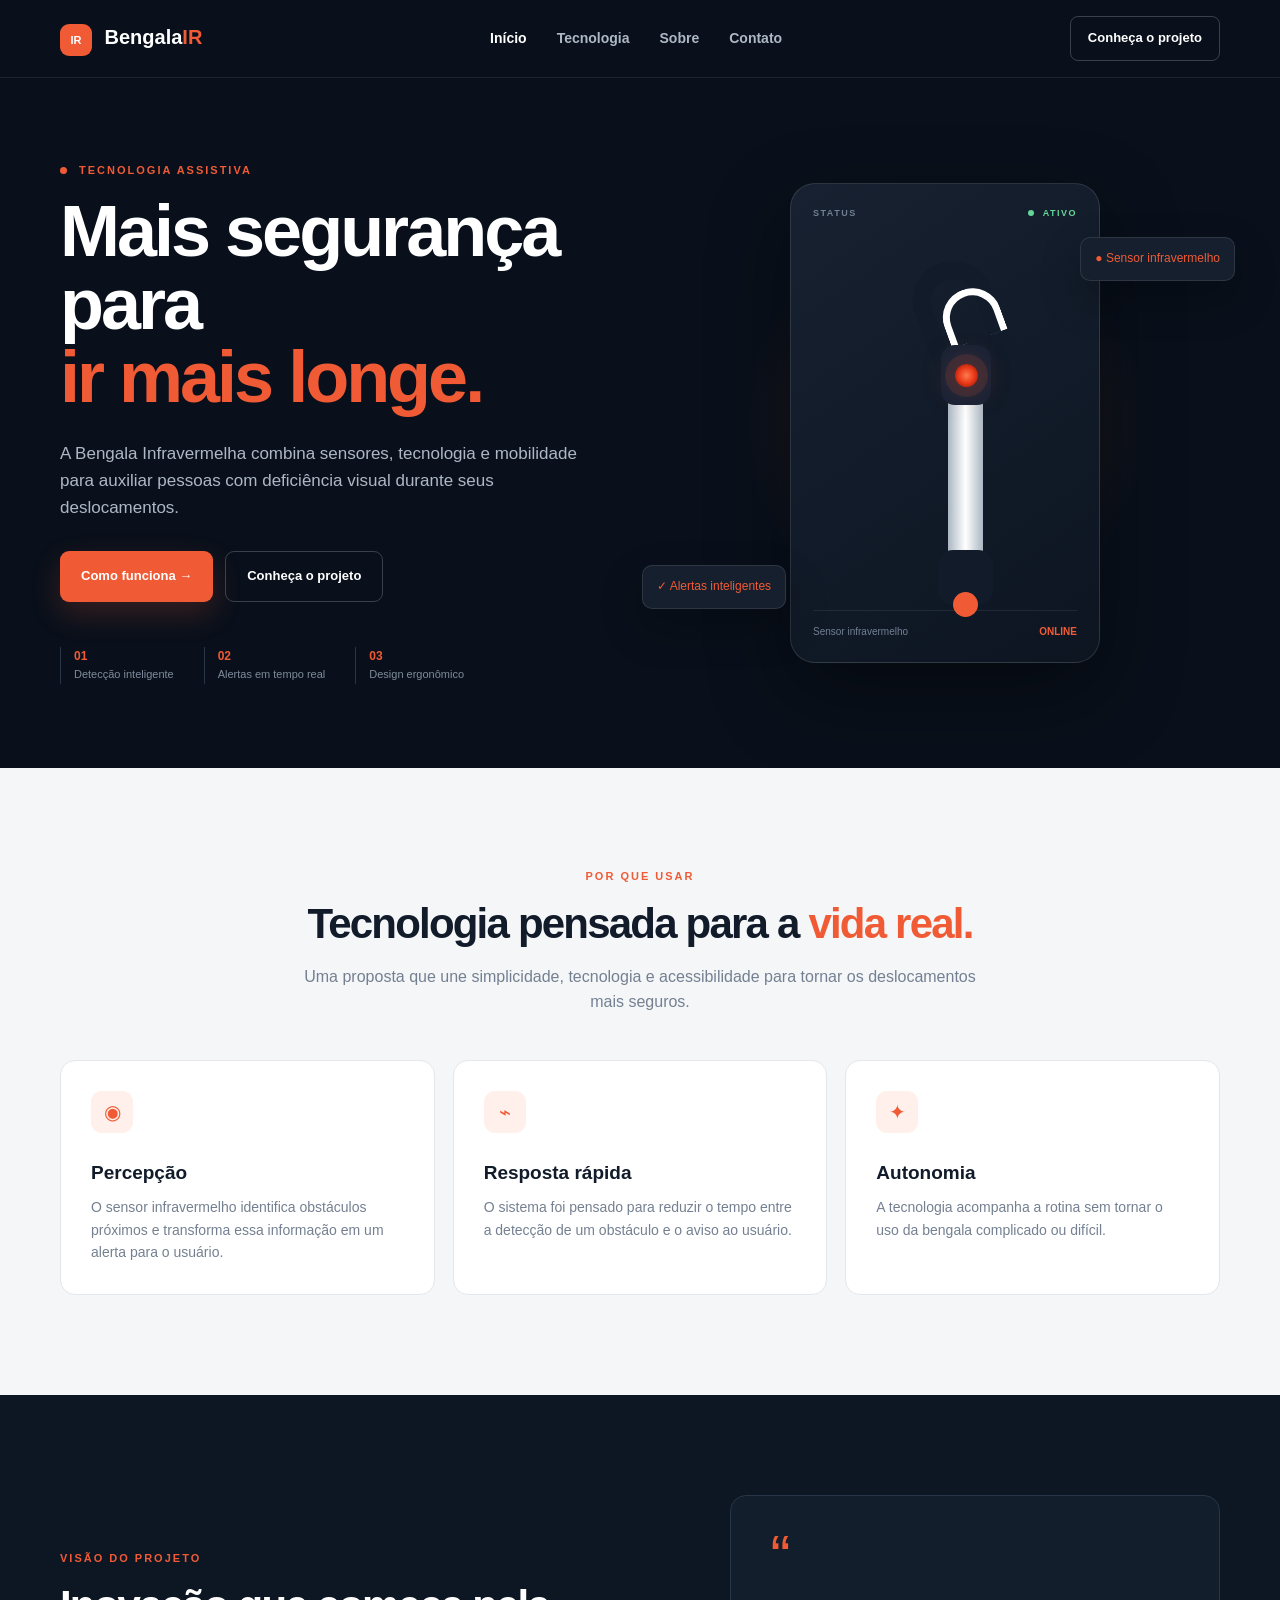
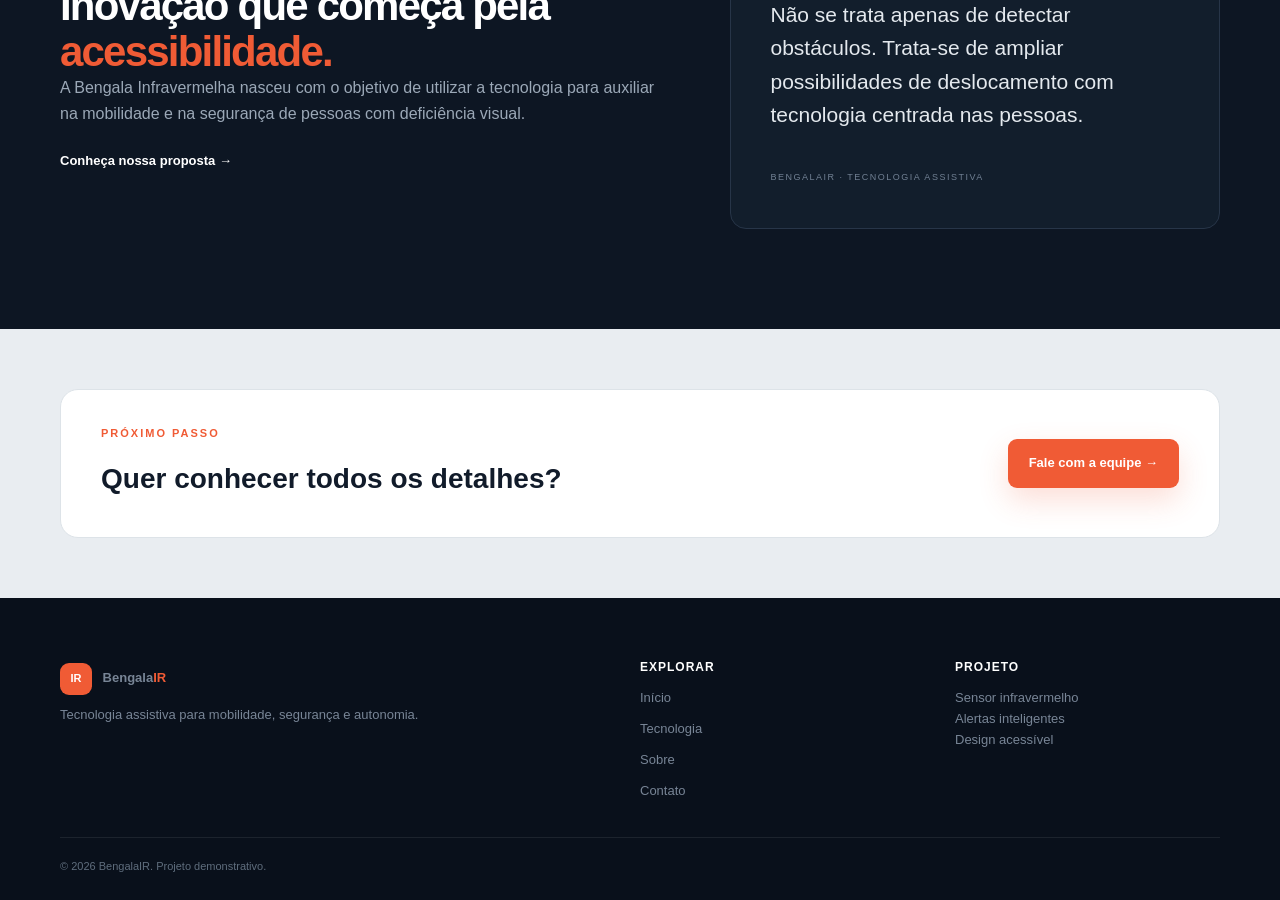
<file: index.html>
<!DOCTYPE html>
<html lang="pt-BR">

<head>
    <meta charset="UTF-8">

    <meta name="viewport" content="width=device-width, initial-scale=1.0">

    <meta
        name="description"
        content="Bengala Infravermelha - tecnologia assistiva para mobilidade, segurança e autonomia."
    >

    <title>Bengala Infravermelha | Tecnologia Assistiva</title>

    <!-- CSS -->
    <link rel="stylesheet" href="style.css">
</head>


<body>

    <!-- =========================
         CABEÇALHO
    ========================== -->

    <header>

        <div class="container nav">

            <!-- LOGO -->

            <a href="index.html" class="logo">

                <span class="logo-icon">
                    IR
                </span>

                Bengala<span>IR</span>

            </a>


            <!-- MENU -->

            <nav>

                <a href="index.html" class="active">
                    Início
                </a>

                <a href="tecnologia.html">
                    Tecnologia
                </a>

                <a href="sobre.html">
                    Sobre
                </a>

                <a href="contato.html">
                    Contato
                </a>

            </nav>


            <!-- BOTÃO -->

            <a href="contato.html" class="nav-button">
                Conheça o projeto
            </a>

        </div>

    </header>



    <!-- =========================
         CONTEÚDO PRINCIPAL
    ========================== -->

    <main>


        <!-- =========================
             HERO
        ========================== -->

        <section class="hero">

            <div class="container hero-grid">


                <!-- TEXTO -->

                <div class="hero-content">

                    <div class="eyebrow">

                        <span></span>

                        TECNOLOGIA ASSISTIVA

                    </div>


                    <h1>

                        Mais segurança para

                        <strong>
                            ir mais longe.
                        </strong>

                    </h1>


                    <p>

                        A Bengala Infravermelha combina
                        sensores, tecnologia e mobilidade
                        para auxiliar pessoas com deficiência
                        visual durante seus deslocamentos.

                    </p>


                    <!-- BOTÕES -->

                    <div class="hero-buttons">

                        <a
                            href="tecnologia.html"
                            class="btn primary"
                        >
                            Como funciona →
                        </a>


                        <a
                            href="sobre.html"
                            class="btn secondary"
                        >
                            Conheça o projeto
                        </a>

                    </div>


                    <!-- ESTATÍSTICAS -->

                    <div class="stats">


                        <div>

                            <strong>
                                01
                            </strong>

                            <span>
                                Detecção inteligente
                            </span>

                        </div>


                        <div>

                            <strong>
                                02
                            </strong>

                            <span>
                                Alertas em tempo real
                            </span>

                        </div>


                        <div>

                            <strong>
                                03
                            </strong>

                            <span>
                                Design ergonômico
                            </span>

                        </div>


                    </div>

                </div>



                <!-- =========================
                     ILUSTRAÇÃO DA BENGALA
                ========================== -->

                <div class="hero-image">

                    <div class="glow"></div>


                    <div class="device">


                        <!-- STATUS -->

                        <div class="device-top">

                            <span>
                                STATUS
                            </span>


                            <b>

                                <i></i>

                                ATIVO

                            </b>

                        </div>



                        <!-- BENGALA -->

                        <div class="cane">


                            <!-- CABO -->

                            <div class="handle"></div>


                            <!-- SENSOR -->

                            <div class="sensor">

                                <div class="sensor-light"></div>

                            </div>


                            <!-- HASTE -->

                            <div class="stick"></div>


                            <!-- BASE -->

                            <div class="base"></div>

                        </div>



                        <!-- STATUS DO SENSOR -->

                        <div class="sensor-status">

                            <span>
                                Sensor infravermelho
                            </span>


                            <strong>
                                ONLINE
                            </strong>

                        </div>

                    </div>



                    <!-- CARD FLUTUANTE -->

                    <div class="floating-card card-one">

                        ● Sensor infravermelho

                    </div>


                    <div class="floating-card card-two">

                        ✓ Alertas inteligentes

                    </div>

                </div>

            </div>

        </section>



        <!-- =========================
             BENEFÍCIOS
        ========================== -->

        <section class="section">

            <div class="container">


                <div class="section-title center">


                    <div class="eyebrow">

                        POR QUE USAR

                    </div>


                    <h2>

                        Tecnologia pensada para a

                        <span>
                            vida real.
                        </span>

                    </h2>


                    <p>

                        Uma proposta que une simplicidade,
                        tecnologia e acessibilidade para
                        tornar os deslocamentos mais seguros.

                    </p>

                </div>



                <!-- CARDS -->

                <div class="cards">


                    <!-- CARD 1 -->

                    <article class="feature-card">

                        <div class="feature-icon">
                            ◉
                        </div>


                        <h3>
                            Percepção
                        </h3>


                        <p>

                            O sensor infravermelho identifica
                            obstáculos próximos e transforma
                            essa informação em um alerta
                            para o usuário.

                        </p>

                    </article>



                    <!-- CARD 2 -->

                    <article class="feature-card">

                        <div class="feature-icon">
                            ⌁
                        </div>


                        <h3>
                            Resposta rápida
                        </h3>


                        <p>

                            O sistema foi pensado para reduzir
                            o tempo entre a detecção de um
                            obstáculo e o aviso ao usuário.

                        </p>

                    </article>



                    <!-- CARD 3 -->

                    <article class="feature-card">

                        <div class="feature-icon">
                            ✦
                        </div>


                        <h3>
                            Autonomia
                        </h3>


                        <p>

                            A tecnologia acompanha a rotina
                            sem tornar o uso da bengala
                            complicado ou difícil.

                        </p>

                    </article>

                </div>

            </div>

        </section>



        <!-- =========================
             SOBRE O PROJETO
        ========================== -->

        <section class="dark-section">

            <div class="container split">


                <!-- TEXTO -->

                <div>

                    <div class="eyebrow">

                        VISÃO DO PROJETO

                    </div>


                    <h2>

                        Inovação que começa pela

                        <span>
                            acessibilidade.
                        </span>

                    </h2>


                    <p>

                        A Bengala Infravermelha nasceu com
                        o objetivo de utilizar a tecnologia
                        para auxiliar na mobilidade e na
                        segurança de pessoas com deficiência
                        visual.

                    </p>


                    <a
                        href="sobre.html"
                        class="text-link"
                    >

                        Conheça nossa proposta →

                    </a>

                </div>



                <!-- CITAÇÃO -->

                <div class="quote">


                    <div class="quote-symbol">
                        “
                    </div>


                    <p>

                        Não se trata apenas de detectar
                        obstáculos. Trata-se de ampliar
                        possibilidades de deslocamento
                        com tecnologia centrada nas pessoas.

                    </p>


                    <small>

                        BENGALAIR · TECNOLOGIA ASSISTIVA

                    </small>

                </div>

            </div>

        </section>



        <!-- =========================
             CHAMADA FINAL
        ========================== -->

        <section class="cta">

            <div class="container cta-box">


                <div>

                    <div class="eyebrow">

                        PRÓXIMO PASSO

                    </div>


                    <h2>

                        Quer conhecer todos
                        os detalhes?

                    </h2>

                </div>


                <a
                    href="contato.html"
                    class="btn primary"
                >

                    Fale com a equipe →

                </a>

            </div>

        </section>

    </main>



    <!-- =========================
         RODAPÉ
    ========================== -->

    <footer>

        <div class="container footer-grid">


            <!-- COLUNA 1 -->

            <div>

                <a
                    href="index.html"
                    class="logo"
                >

                    <span class="logo-icon">
                        IR
                    </span>

                    Bengala<span>IR</span>

                </a>


                <p>

                    Tecnologia assistiva para
                    mobilidade, segurança e autonomia.

                </p>

            </div>



            <!-- COLUNA 2 -->

            <div>

                <strong>
                    Explorar
                </strong>


                <a href="index.html">
                    Início
                </a>

                <a href="tecnologia.html">
                    Tecnologia
                </a>

                <a href="sobre.html">
                    Sobre
                </a>

                <a href="contato.html">
                    Contato
                </a>

            </div>



            <!-- COLUNA 3 -->

            <div>

                <strong>
                    Projeto
                </strong>


                <p>

                    Sensor infravermelho<br>

                    Alertas inteligentes<br>

                    Design acessível

                </p>

            </div>

        </div>



        <!-- COPYRIGHT -->

        <div class="container copyright">

            © 2026 BengalaIR.
            Projeto demonstrativo.

        </div>

    </footer>

</body>

</html>
</file>
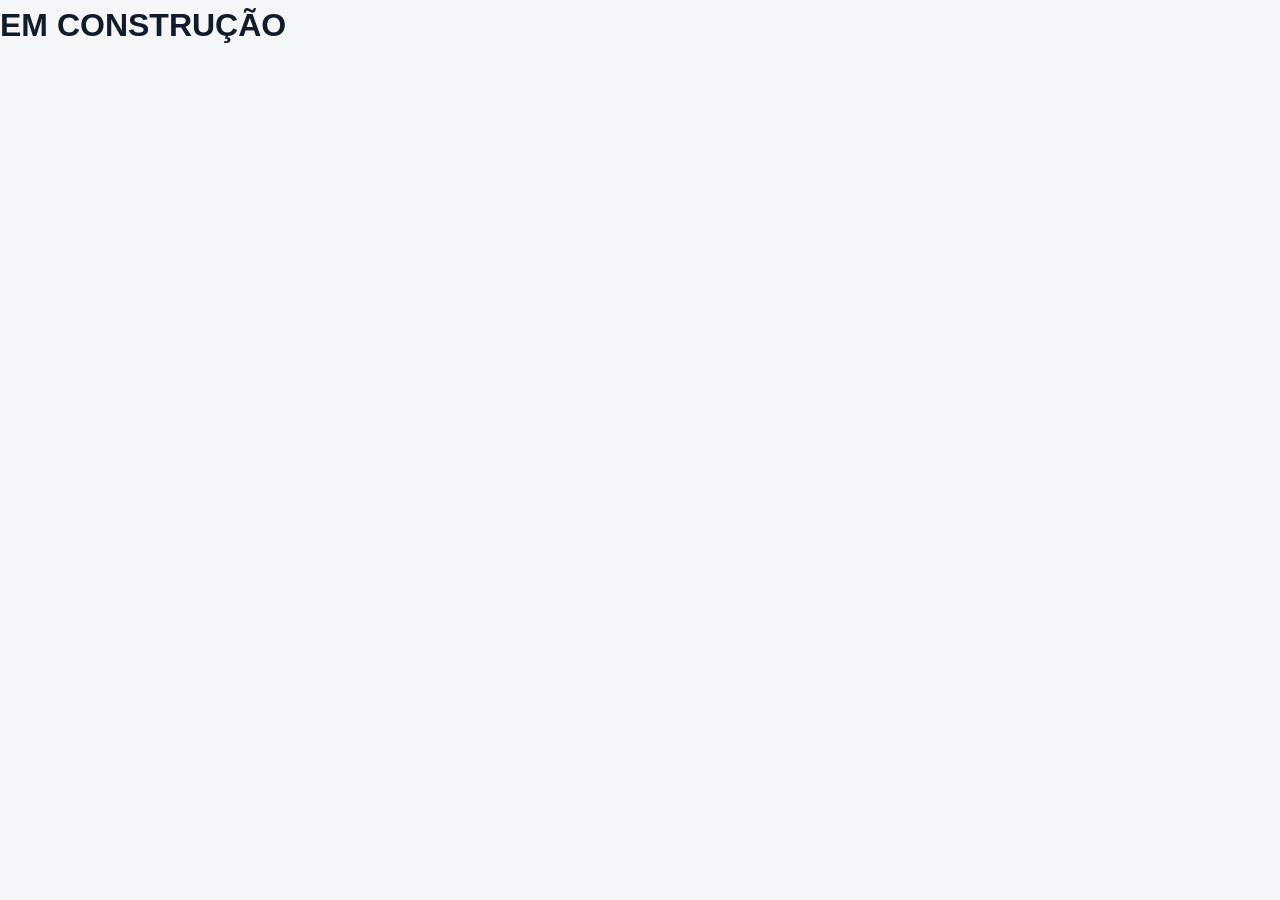
<file: tecnologia.html>
<!DOCTYPE html>
<html lang="pt-BR">

<head>
    <meta charset="UTF-8">

    <meta name="viewport" content="width=device-width, initial-scale=1.0">

    <title>tecnologia</title>

    <!-- CSS -->
    <link rel="stylesheet" href="style.css">
</head>


<body>

  <h1> EM CONSTRUÇÃO</h1>
</body>
</html>
</file>
<file: style.css>
* {
    margin: 0;
    padding: 0;
    box-sizing: border-box;
}

html {
    scroll-behavior: smooth;
}

body {
    font-family: Arial, Helvetica, sans-serif;
    background: #f4f6f8;
    color: #111b2a;
    line-height: 1.6;
}

.container {
    width: min(1160px, 92%);
    margin: auto;
}


/* =========================
   HEADER
========================= */

header {
    height: 78px;
    background: #09101b;
    color: white;
    display: flex;
    align-items: center;
    border-bottom: 1px solid rgba(255,255,255,.08);
    position: sticky;
    top: 0;
    z-index: 100;
}

.nav {
    display: flex;
    justify-content: space-between;
    align-items: center;
    gap: 30px;
}

.logo {
    text-decoration: none;
    color: white;
    font-size: 20px;
    font-weight: 800;
}

.logo span:last-child {
    color: #f05b35;
}

.logo-icon {
    display: inline-grid;
    place-items: center;

    width: 32px;
    height: 32px;

    margin-right: 7px;

    border-radius: 9px;

    background: #f05b35;

    color: white !important;

    font-size: 11px;
}

nav {
    display: flex;
    gap: 30px;
}

nav a {
    color: #aeb8c5;
    text-decoration: none;
    font-size: 14px;
    font-weight: 600;
}

nav a:hover,
nav a.active {
    color: white;
}

.nav-button {
    color: white;
    text-decoration: none;

    border: 1px solid rgba(255,255,255,.2);

    border-radius: 8px;

    padding: 11px 17px;

    font-size: 13px;
    font-weight: bold;
}


/* =========================
   HERO
========================= */

.hero {
    background: #09101b;
    color: white;
    min-height: 690px;

    display: flex;
    align-items: center;

    overflow: hidden;
}

.hero-grid {
    display: grid;
    grid-template-columns: 1fr 1fr;

    align-items: center;

    gap: 60px;
}

.eyebrow {
    color: #f05b35;

    font-size: 11px;

    font-weight: 800;

    letter-spacing: 2px;

    margin-bottom: 15px;
}

.eyebrow span {
    display: inline-block;

    width: 7px;
    height: 7px;

    border-radius: 50%;

    background: #f05b35;

    margin-right: 7px;
}

.hero h1 {
    font-size: clamp(46px, 6vw, 72px);

    line-height: 1.02;

    letter-spacing: -3px;
}

.hero h1 strong {
    display: block;
    color: #f05b35;
}

.hero-content > p {
    color: #aeb8c5;

    font-size: 17px;

    max-width: 600px;

    margin: 25px 0 30px;
}

.hero-buttons {
    display: flex;
    gap: 12px;

    flex-wrap: wrap;
}

.btn {
    display: inline-flex;

    justify-content: center;
    align-items: center;

    gap: 10px;

    padding: 14px 21px;

    border-radius: 9px;

    text-decoration: none;

    font-size: 13px;

    font-weight: 700;

    cursor: pointer;
}

.primary {
    background: #f05b35;
    color: white;

    border: none;

    box-shadow: 0 12px 30px rgba(240,91,53,.2);
}

.secondary {
    background: transparent;

    color: white;

    border: 1px solid rgba(255,255,255,.2);
}

.stats {
    display: flex;
    gap: 30px;

    margin-top: 45px;
}

.stats div {
    display: flex;
    flex-direction: column;

    border-left: 1px solid #293444;

    padding-left: 13px;
}

.stats strong {
    color: #f05b35;
    font-size: 12px;
}

.stats span {
    color: #7f8b9a;
    font-size: 11px;
}


/* =========================
   BENGALA VISUAL
========================= */

.hero-image {
    position: relative;

    min-height: 580px;

    display: grid;

    place-items: center;
}

.glow {
    position: absolute;

    width: 420px;
    height: 420px;

    border-radius: 50%;

    background:
        radial-gradient(
            circle,
            rgba(240,91,53,.18),
            transparent 68%
        );
}

.device {
    position: relative;

    width: 310px;
    min-height: 480px;

    border-radius: 25px;

    padding: 22px;

    background:
        linear-gradient(
            145deg,
            #172131,
            #0d1521
        );

    border: 1px solid rgba(255,255,255,.12);

    box-shadow:
        0 30px 80px rgba(0,0,0,.4);
}

.device-top {
    display: flex;
    justify-content: space-between;

    color: #718093;

    font-size: 9px;

    letter-spacing: 1.5px;

    font-weight: 800;
}

.device-top b {
    color: #65d69a;
}

.device-top i {
    display: inline-block;

    width: 6px;
    height: 6px;

    background: #65d69a;

    border-radius: 50%;

    margin-right: 5px;
}

.cane {
    height: 390px;

    position: relative;
}


/* cabo da bengala */

.handle {
    position: absolute;

    top: 40px;
    left: 105px;

    width: 80px;
    height: 110px;

    border: 18px solid #111b2a;

    border-bottom: none;

    border-radius: 50px 50px 0 0;

    transform: rotate(-20deg);
}

.handle::after {
    content: "";

    position: absolute;

    width: 45px;
    height: 45px;

    top: 15px;
    left: 5px;

    border: 7px solid white;

    border-bottom: none;

    border-radius: 50px 50px 0 0;
}


/* corpo */

.stick {
    position: absolute;

    top: 130px;
    left: 135px;

    width: 35px;
    height: 220px;

    border-radius: 20px;

    background:
        linear-gradient(
            90deg,
            #aab6c2,
            white,
            #aab6c2
        );
}


/* sensor */

.sensor {
    position: absolute;

    top: 125px;
    left: 128px;

    width: 50px;
    height: 60px;

    border-radius: 14px;

    background: #172235;

    z-index: 3;

    display: grid;

    place-items: center;
}

.sensor-light {
    width: 23px;
    height: 23px;

    border-radius: 50%;

    background:
        radial-gradient(
            circle,
            #ff7a4d,
            #e93819 50%,
            #751507
        );

    box-shadow:
        0 0 0 10px rgba(240,91,53,.12),
        0 0 30px rgba(240,91,53,.5);
}


/* ponta */

.base {
    position: absolute;

    bottom: 5px;
    left: 125px;

    width: 55px;
    height: 55px;

    border-radius: 15px;

    background: #111b2a;
}

.base::after {
    content: "";

    position: absolute;

    left: 15px;
    top: 42px;

    width: 25px;
    height: 25px;

    background: #f05b35;

    border-radius: 50%;
}

.sensor-status {
    display: flex;
    justify-content: space-between;

    border-top: 1px solid rgba(255,255,255,.08);

    padding-top: 13px;

    font-size: 10px;

    color: #738093;
}

.sensor-status strong {
    color: #f05b35;
}

.floating-card {
    position: absolute;

    padding: 11px 14px;

    border-radius: 10px;

    background: #151f2d;

    border: 1px solid rgba(255,255,255,.1);

    color: #f05b35;

    font-size: 12px;

    box-shadow: 0 18px 40px rgba(0,0,0,.25);
}

.card-one {
    top: 18%;
    right: -15px;
}

.card-two {
    bottom: 18%;
    left: -28px;
}


/* =========================
   SECTIONS
========================= */

.section {
    padding: 100px 0;
    background: #f4f6f8;
}

.section-title {
    max-width: 680px;

    margin-bottom: 45px;
}

.section-title.center {
    text-align: center;

    margin-left: auto;
    margin-right: auto;
}

.section-title h2,
.split h2,
.contact-grid h2 {
    font-size: 42px;

    line-height: 1.1;

    letter-spacing: -1.8px;
}

.section-title h2 span,
.split h2 span,
.contact-grid h2 span,
.page-hero h1 span {
    color: #f05b35;
}

.section-title p {
    color: #748091;

    margin-top: 17px;
}


/* =========================
   CARDS
========================= */

.cards {
    display: grid;

    grid-template-columns:
        repeat(3, 1fr);

    gap: 18px;
}

.feature-card {
    background: white;

    padding: 30px;

    border: 1px solid #e3e7eb;

    border-radius: 15px;

    transition: .3s;
}

.feature-card:hover {
    transform: translateY(-5px);

    box-shadow:
        0 20px 40px rgba(0,0,0,.08);
}

.feature-icon {
    width: 42px;
    height: 42px;

    border-radius: 11px;

    display: grid;
    place-items: center;

    background: #fff0eb;

    color: #f05b35;

    font-size: 20px;

    margin-bottom: 25px;
}

.feature-card h3 {
    font-size: 19px;

    margin-bottom: 8px;
}

.feature-card p {
    color: #748091;

    font-size: 14px;
}


/* =========================
   DARK SECTION
========================= */

.dark-section {
    background: #0d1623;

    color: white;

    padding: 100px 0;
}

.dark-section p {
    color: #9ba8b7;
}

.split {
    display: grid;

    grid-template-columns:
        1.1fr .9fr;

    gap: 70px;

    align-items: center;
}

.text-link {
    display: inline-block;

    color: white;

    text-decoration: none;

    font-size: 13px;

    font-weight: bold;

    margin-top: 25px;
}

.quote {
    padding: 40px;

    border: 1px solid #273548;

    background: #121e2c;

    border-radius: 16px;
}

.quote-symbol {
    color: #f05b35;

    font-size: 60px;

    line-height: .7;
}

.quote p {
    color: #e4e9ee;

    font-size: 21px;

    margin: 20px 0 30px;
}

.quote small {
    color: #718093;

    font-size: 9px;

    letter-spacing: 1.5px;
}

.dark-card {
    background: #141f2d;

    border-color: #253345;
}

.dark-card p {
    color: #9ba8b7;
}


/* =========================
   CTA
========================= */

.cta {
    padding: 60px 0;

    background: #e9edf1;
}

.cta-box {
    display: flex;

    align-items: center;

    justify-content: space-between;

    gap: 25px;

    padding: 35px 40px;

    background: white;

    border: 1px solid #dde3e8;

    border-radius: 18px;
}

.cta-box h2 {
    font-size: 28px;
}


/* =========================
   PAGE HERO
========================= */

.page-hero {
    background: #09101b;

    color: white;

    padding: 100px 0 95px;
}

.page-hero h1 {
    font-size: 58px;

    line-height: 1.05;

    letter-spacing: -2.5px;

    max-width: 800px;
}

.page-hero p {
    color: #99a6b5;

    margin-top: 20px;

    font-size: 17px;
}


/* =========================
   TECNOLOGIA
========================= */

.steps {
    display: grid;

    grid-template-columns:
        repeat(3, 1fr);

    gap: 18px;

    margin-bottom: 70px;
}

.steps article {
    background: white;

    padding: 30px;

    border: 1px solid #e1e6eb;

    border-radius: 14px;
}

.steps b {
    color: #f05b35;

    font-size: 12px;
}

.steps h3 {
    margin: 22px 0 8px;

    font-size: 20px;
}

.steps p {
    color: #748091;

    font-size: 14px;
}

.technology-panel {
    display: grid;

    grid-template-columns: 1fr 1fr;

    gap: 45px;

    align-items: center;

    background: #101b29;

    color: white;

    border-radius: 18px;

    padding: 45px;
}

.technology-panel h2 {
    font-size: 35px;
}

.technology-panel p {
    color: #98a5b4;

    margin-top: 15px;
}

.diagram {
    display: flex;

    flex-direction: column;

    align-items: center;

    gap: 9px;
}

.diagram-box {
    width: 170px;

    text-align: center;

    padding: 13px;

    border: 1px solid #334254;

    border-radius: 8px;

    font-size: 10px;

    font-weight: 800;

    letter-spacing: 1px;
}

.diagram-box.orange {
    border-color: #f05b35;

    color: #f05b35;
}

.diagram-line {
    height: 25px;

    width: 1px;

    background: #445365;
}


/* =========================
   SOBRE
========================= */

.about-grid {
    display: grid;

    grid-template-columns: 1fr 1fr;

    gap: 70px;

    align-items: center;
}

.about-grid h2 {
    font-size: 42px;

    line-height: 1.1;

    margin-bottom: 20px;
}

.about-grid h2 span {
    color: #f05b35;
}

.about-grid p {
    color: #748091;

    margin-top: 17px;
}

.about-visual {
    min-height: 350px;

    border-radius: 18px;

    background: #101b29;

    position: relative;

    overflow: hidden;

    display: grid;

    place-items: center;
}

.circle {
    position: absolute;

    border: 2px solid #f05b35;

    border-radius: 50%;
}

.circle-one {
    width: 240px;
    height: 240px;

    opacity: .2;
}

.circle-two {
    width: 160px;
    height: 160px;

    opacity: .4;
}

.circle-three {
    width: 80px;
    height: 80px;

    opacity: .8;
}

.visual-center {
    width: 50px;
    height: 50px;

    border-radius: 50%;

    background: #f05b35;

    display: grid;

    place-items: center;

    color: white;

    font-weight: bold;

    z-index: 2;
}


/* =========================
   CONTATO
========================= */

.contact-grid {
    display: grid;

    grid-template-columns: 1fr 1fr;

    gap: 70px;
}

.contact-grid > div > p {
    color: #748091;

    margin-top: 17px;
}

.contact-info {
    display: grid;

    gap: 20px;

    margin-top: 35px;
}

.contact-info div {
    display: flex;

    flex-direction: column;

    border-left: 2px solid #f05b35;

    padding-left: 14px;
}

.contact-info strong {
    font-size: 12px;
}

.contact-info span {
    color: #748091;

    font-size: 13px;
}

.contact-form {
    background: white;

    border: 1px solid #e1e6eb;

    border-radius: 16px;

    padding: 30px;

    display: grid;

    gap: 18px;
}

.contact-form label {
    font-size: 12px;

    font-weight: 700;
}

.contact-form input,
.contact-form textarea {
    display: block;

    width: 100%;

    margin-top: 7px;

    border: 1px solid #dbe1e6;

    border-radius: 8px;

    padding: 13px;

    font: inherit;

    font-size: 13px;

    outline: none;
}

.contact-form input:focus,
.contact-form textarea:focus {
    border-color: #f05b35;
}

.contact-form button {
    width: 100%;
}


/* =========================
   FOOTER
========================= */

footer {
    background: #09101b;

    color: white;

    padding: 55px 0 25px;
}

.footer-grid {
    display: grid;

    grid-template-columns:
        2fr 1fr 1fr;

    gap: 50px;

    padding-bottom: 35px;
}

.footer-grid p,
.footer-grid a {
    display: block;

    color: #788596;

    text-decoration: none;

    font-size: 13px;

    margin-top: 10px;
}

.footer-grid strong {
    font-size: 12px;

    text-transform: uppercase;

    letter-spacing: 1px;
}

.copyright {
    border-top: 1px solid rgba(255,255,255,.08);

    padding-top: 20px;

    color: #5f6d7d;

    font-size: 11px;
}


/* =========================
   RESPONSIVO
========================= */

@media (max-width: 850px) {

    nav {
        display: none;
    }

    .nav-button {
        margin-left: auto;
    }

    .hero {
        padding: 80px 0;
    }

    .hero-grid {
        grid-template-columns: 1fr;
    }

    .hero h1 {
        font-size: 50px;
    }

    .hero-image {
        min-height: 520px;
    }

    .cards,
    .steps {
        grid-template-columns: 1fr;
    }

    .split,
    .about-grid,
    .contact-grid,
    .technology-panel {
        grid-template-columns: 1fr;
    }

    .page-hero h1 {
        font-size: 45px;
    }

    .footer-grid {
        grid-template-columns: 1fr 1fr;
    }

    .cta-box {
        flex-direction: column;

        align-items: flex-start;
    }

}


@media (max-width: 520px) {

    .nav-button {
        display: none;
    }

    .hero h1 {
        font-size: 42px;

        letter-spacing: -2px;
    }

    .stats {
        gap: 14px;
    }

    .section {
        padding: 70px 0;
    }

    .section-title h2,
    .split h2,
    .contact-grid h2,
    .about-grid h2 {
        font-size: 34px;
    }

    .footer-grid {
        grid-template-columns: 1fr;
    }

    .cta-box {
        padding: 28px;
    }

    .device {
        width: 285px;
    }

    .floating-card {
        font-size: 10px;
    }

}
</file>
